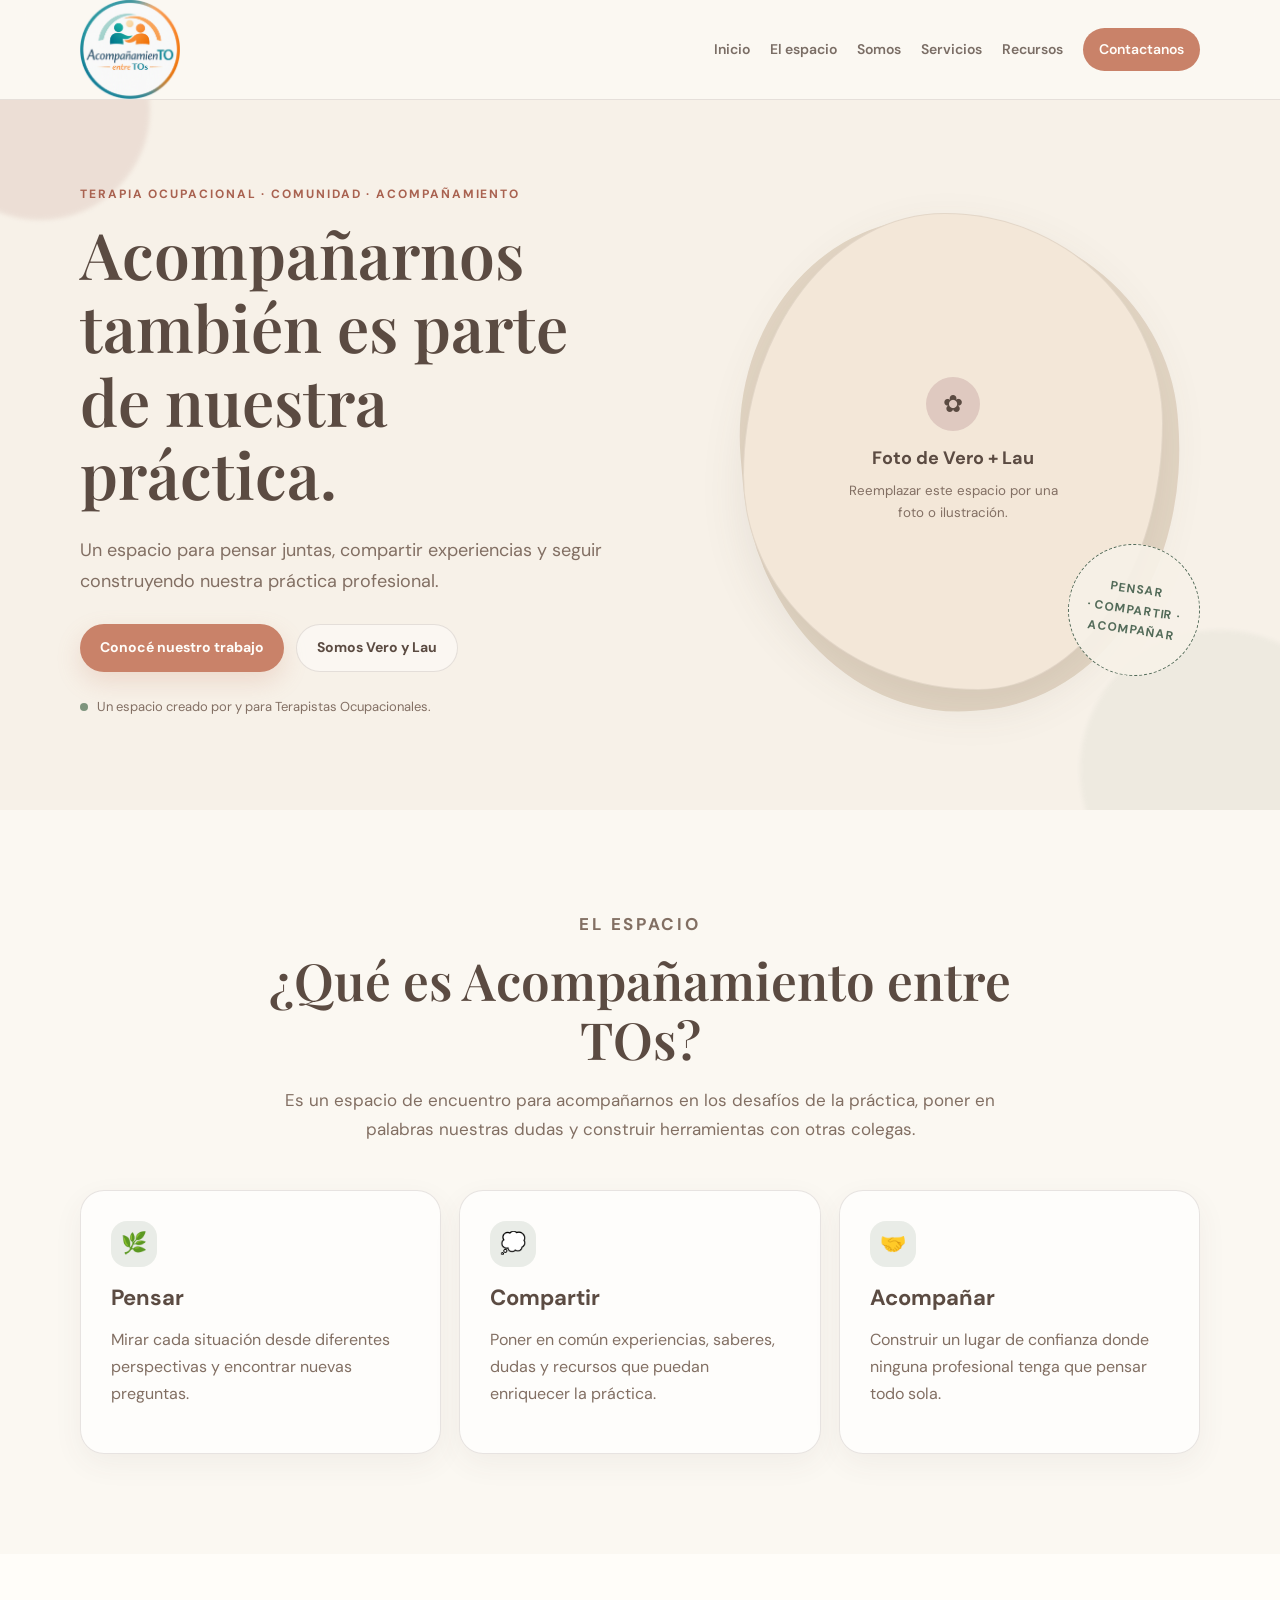
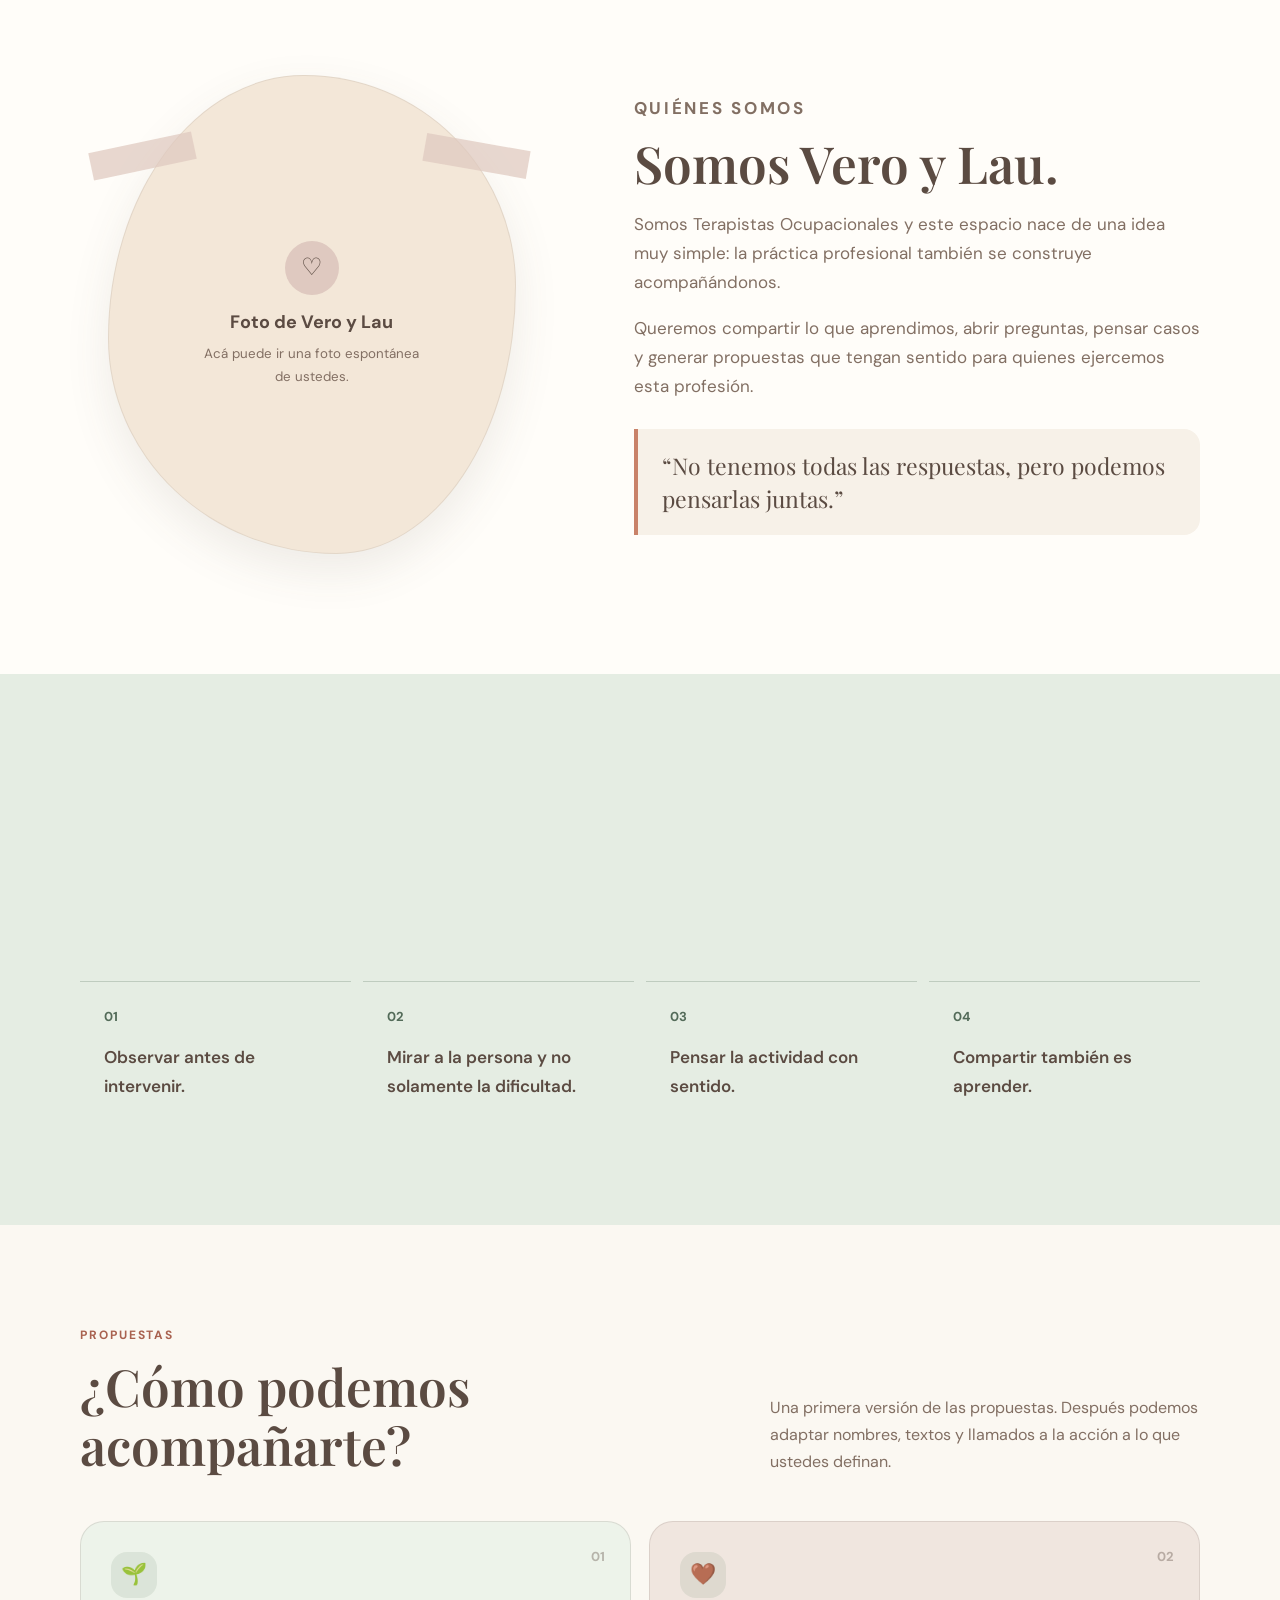
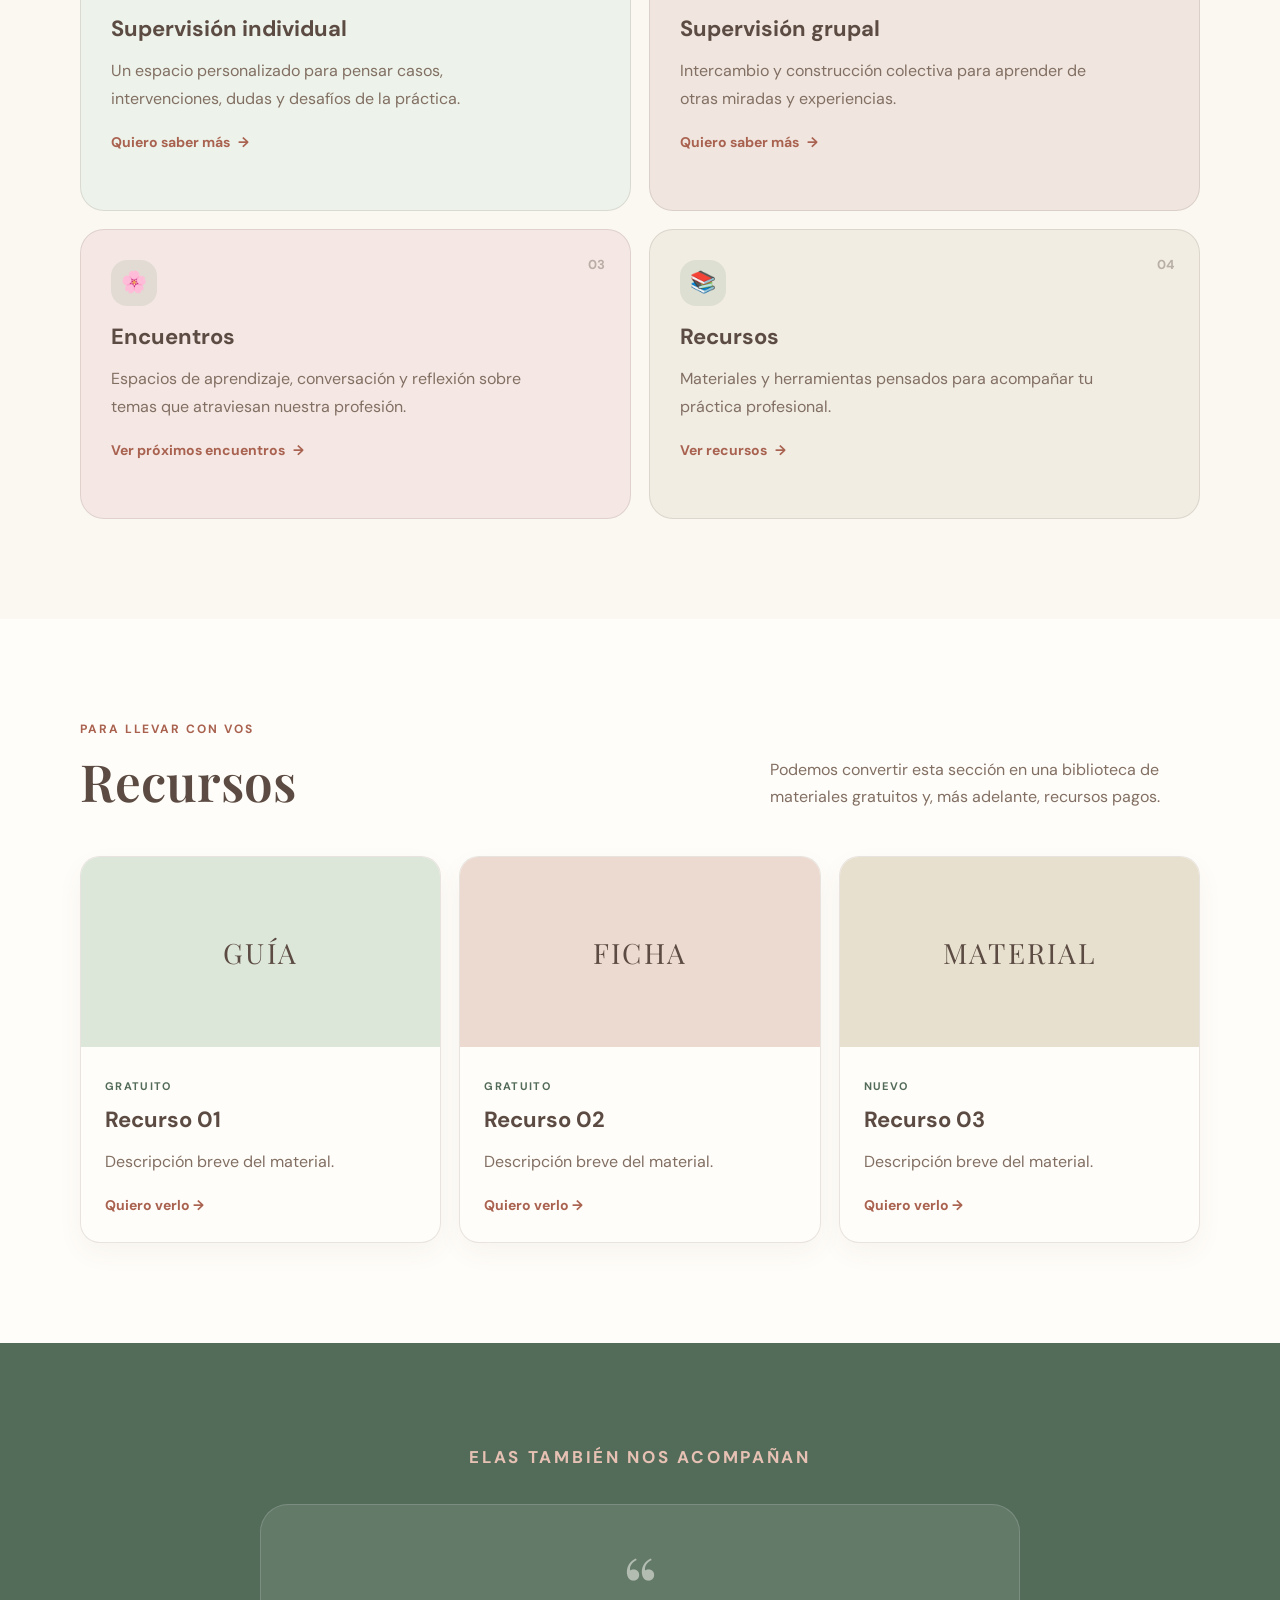
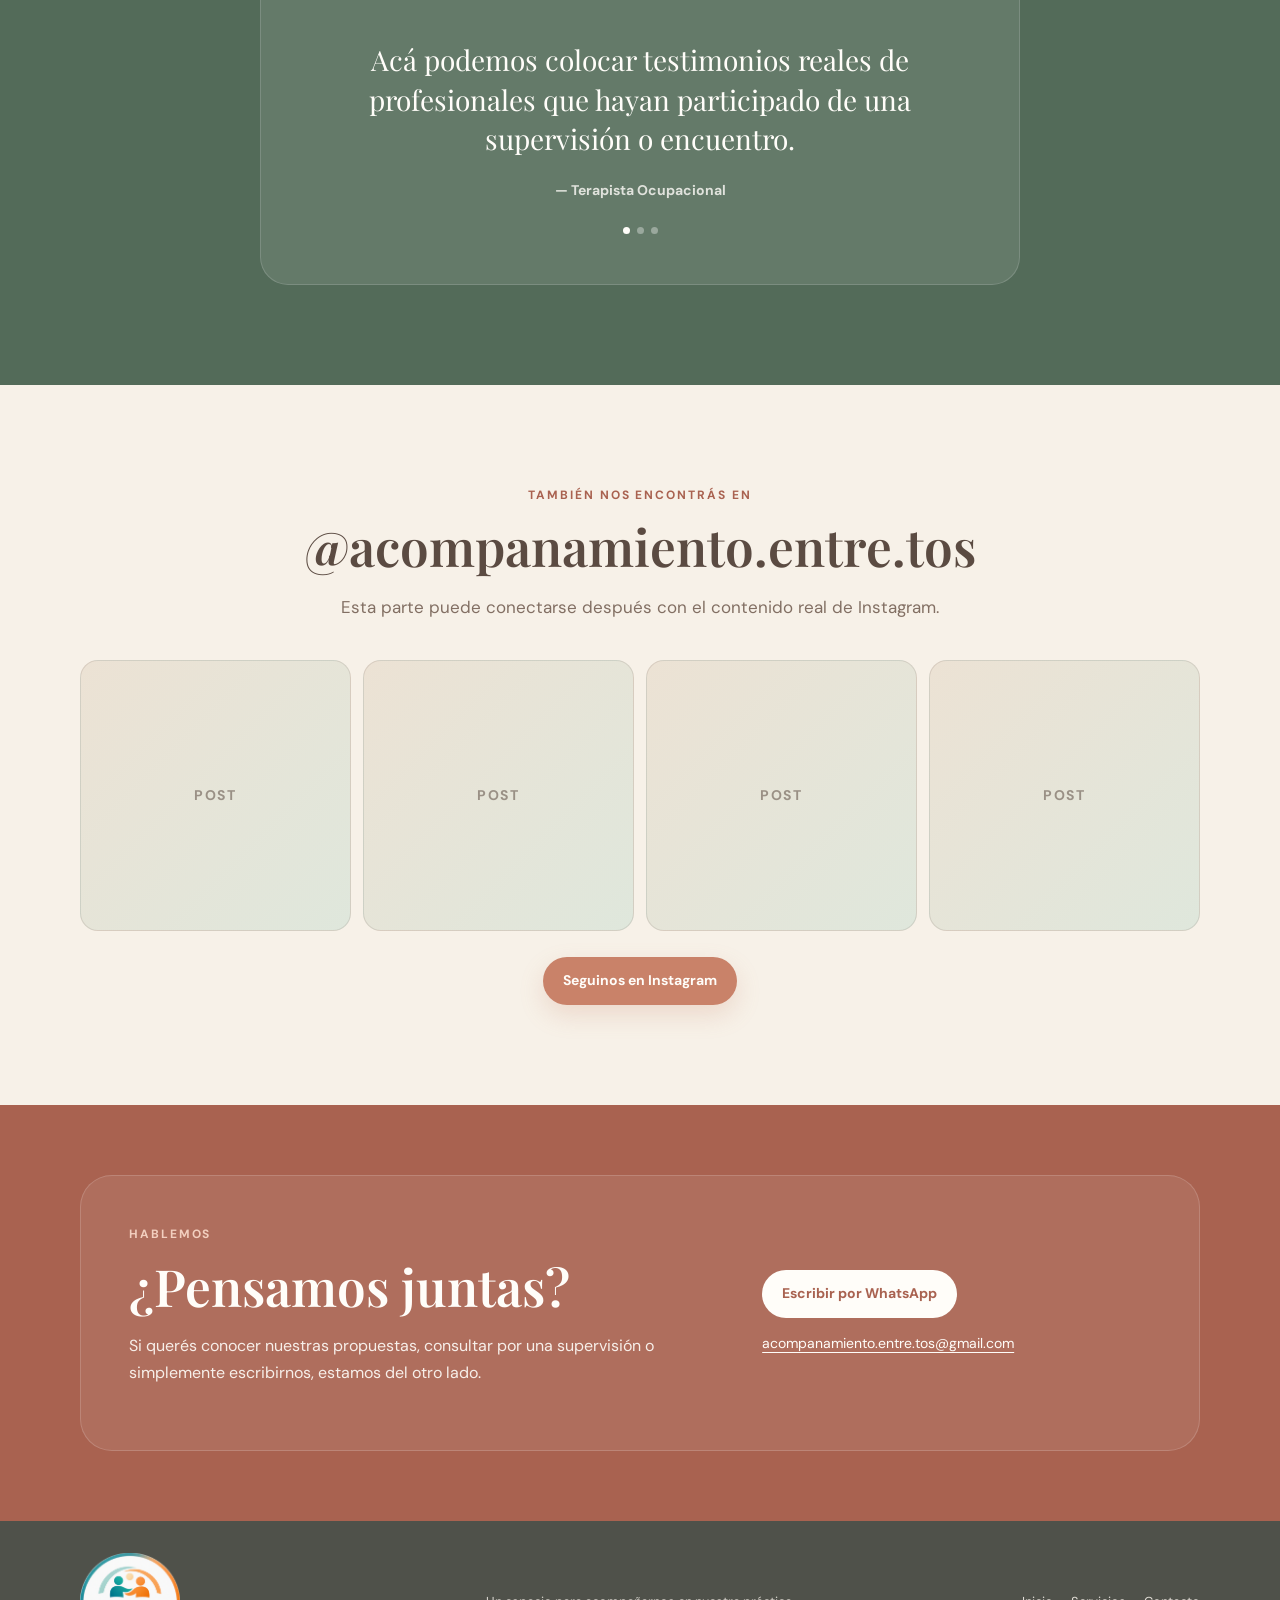
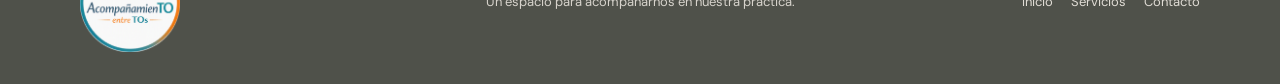
<file: index.html>
<!DOCTYPE html>
<html lang="es">
<head>
  <meta charset="UTF-8" />
  <meta name="viewport" content="width=device-width, initial-scale=1.0" />
  <meta name="description" content="Acompañamiento entre TOs — un espacio para acompañarnos, compartir y seguir construyendo nuestra práctica profesional." />
  <title>Acompañamiento entre TOs</title>
  <link rel="preconnect" href="https://fonts.googleapis.com">
  <link rel="preconnect" href="https://fonts.gstatic.com" crossorigin>
  <link href="https://fonts.googleapis.com/css2?family=DM+Sans:wght@400;500;600;700&family=Playfair+Display:wght@500;600&display=swap" rel="stylesheet">
  <link rel="stylesheet" href="styles.css" />
</head>
<body>
  <header class="site-header" id="inicio">
    <div class="container nav-wrap">
      <a class="brand" href="#inicio" aria-label="Acompañamiento entre TOs - inicio">
        <img src="images/logo.png" alt="Acompañamiento entre TOs" class="brand-logo">
      </a>

      <button class="menu-toggle" aria-label="Abrir menú" aria-expanded="false" aria-controls="main-menu">☰</button>

      <nav class="main-nav" id="main-menu">
        <a href="#inicio">Inicio</a>
        <a href="#espacio">El espacio</a>
        <a href="#somos">Somos</a>
        <a href="#servicios">Servicios</a>
        <a href="recursos.html">Recursos</a>
        <a class="nav-cta" href="#contacto">Contactanos</a>
      </nav>
    </div>
  </header>

  <main>
    <section class="hero">
      <div class="hero-shape hero-shape-one"></div>
      <div class="hero-shape hero-shape-two"></div>
      <div class="container hero-grid">
        <div class="hero-copy reveal">
          <p class="eyebrow">TERAPIA OCUPACIONAL · COMUNIDAD · ACOMPAÑAMIENTO</p>
          <h1>Acompañarnos también es parte de nuestra práctica.</h1>
          <p class="hero-text">
            Un espacio para pensar juntas, compartir experiencias y seguir construyendo nuestra práctica profesional.
          </p>
          <div class="hero-actions">
            <a class="btn btn-primary" href="#servicios">Conocé nuestro trabajo</a>
            <a class="btn btn-ghost" href="#somos">Somos Vero y Lau</a>
          </div>
          <div class="hero-note">
            <span class="dot"></span>
            <span>Un espacio creado por y para Terapistas Ocupacionales.</span>
          </div>
        </div>

        <div class="hero-art reveal delay-1" aria-label="Espacio reservado para una foto o ilustración de Vero y Lau">
          <div class="paper-backdrop"></div>
          <div class="photo-placeholder">
            <span class="photo-icon">✿</span>
            <strong>Foto de Vero + Lau</strong>
            <small>Reemplazar este espacio por una foto o ilustración.</small>
          </div>
          <div class="stamp">pensar<br>· compartir ·<br>acompañar</div>
        </div>
      </div>
    </section>

    <section class="section section-soft" id="espacio">
      <div class="container narrow center reveal">
        <p class="eyebrow">EL ESPACIO</p>
        <h2>¿Qué es Acompañamiento entre TOs?</h2>
        <p>
          Es un espacio de encuentro para acompañarnos en los desafíos de la práctica, poner en palabras nuestras dudas y construir herramientas con otras colegas.
        </p>
      </div>

      <div class="container values-grid">
        <article class="value-card reveal">
          <span class="card-icon">🌿</span>
          <h3>Pensar</h3>
          <p>Mirar cada situación desde diferentes perspectivas y encontrar nuevas preguntas.</p>
        </article>
        <article class="value-card reveal delay-1">
          <span class="card-icon">💭</span>
          <h3>Compartir</h3>
          <p>Poner en común experiencias, saberes, dudas y recursos que puedan enriquecer la práctica.</p>
        </article>
        <article class="value-card reveal delay-2">
          <span class="card-icon">🤝</span>
          <h3>Acompañar</h3>
          <p>Construir un lugar de confianza donde ninguna profesional tenga que pensar todo sola.</p>
        </article>
      </div>
    </section>

    <section class="section section-white" id="somos">
      <div class="container about-grid">
        <div class="about-photo reveal">
          <div class="tape tape-left"></div>
          <div class="tape tape-right"></div>
          <div class="photo-placeholder large">
            <span class="photo-icon">♡</span>
            <strong>Foto de Vero y Lau</strong>
            <small>Acá puede ir una foto espontánea de ustedes.</small>
          </div>
        </div>

        <div class="about-copy reveal delay-1">
          <p class="eyebrow">QUIÉNES SOMOS</p>
          <h2>Somos Vero y Lau.</h2>
          <p>
            Somos Terapistas Ocupacionales y este espacio nace de una idea muy simple: la práctica profesional también se construye acompañándonos.
          </p>
          <p>
            Queremos compartir lo que aprendimos, abrir preguntas, pensar casos y generar propuestas que tengan sentido para quienes ejercemos esta profesión.
          </p>
          <blockquote>“No tenemos todas las respuestas, pero podemos pensarlas juntas.”</blockquote>
        </div>
      </div>
    </section>

    <section class="section section-green" id="mirada">
      <div class="container center narrow reveal">
        <p class="eyebrow">NUESTRA MIRADA</p>
        <h2>Acompañar también es una forma de intervenir.</h2>
      </div>

      <div class="container principles-grid">
        <div class="principle reveal"><strong>01</strong><span>Observar antes de intervenir.</span></div>
        <div class="principle reveal delay-1"><strong>02</strong><span>Mirar a la persona y no solamente la dificultad.</span></div>
        <div class="principle reveal delay-2"><strong>03</strong><span>Pensar la actividad con sentido.</span></div>
        <div class="principle reveal delay-3"><strong>04</strong><span>Compartir también es aprender.</span></div>
      </div>
    </section>

    <section class="section section-soft" id="servicios">
      <div class="container section-heading reveal">
        <div>
          <p class="eyebrow">PROPUESTAS</p>
          <h2>¿Cómo podemos acompañarte?</h2>
        </div>
        <p class="section-intro">Una primera versión de las propuestas. Después podemos adaptar nombres, textos y llamados a la acción a lo que ustedes definan.</p>
      </div>

      <div class="container services-grid">
        <article class="service-card service-1 reveal">
          <span class="service-number">01</span>
          <span class="card-icon">🌱</span>
          <h3>Supervisión individual</h3>
          <p>Un espacio personalizado para pensar casos, intervenciones, dudas y desafíos de la práctica.</p>
          <a href="#contacto">Quiero saber más <span>→</span></a>
        </article>
        <article class="service-card service-2 reveal delay-1">
          <span class="service-number">02</span>
          <span class="card-icon">🤎</span>
          <h3>Supervisión grupal</h3>
          <p>Intercambio y construcción colectiva para aprender de otras miradas y experiencias.</p>
          <a href="#contacto">Quiero saber más <span>→</span></a>
        </article>
        <article class="service-card service-3 reveal delay-2">
          <span class="service-number">03</span>
          <span class="card-icon">🌸</span>
          <h3>Encuentros</h3>
          <p>Espacios de aprendizaje, conversación y reflexión sobre temas que atraviesan nuestra profesión.</p>
          <a href="#contacto">Ver próximos encuentros <span>→</span></a>
        </article>
        <article class="service-card service-4 reveal delay-3">
          <span class="service-number">04</span>
          <span class="card-icon">📚</span>
          <h3>Recursos</h3>
          <p>Materiales y herramientas pensados para acompañar tu práctica profesional.</p>
          <a href="#recursos">Ver recursos <span>→</span></a>
        </article>
      </div>
    </section>

    <section class="section section-white" id="recursos">
      <div class="container section-heading reveal">
        <div>
          <p class="eyebrow">PARA LLEVAR CON VOS</p>
          <h2>Recursos</h2>
        </div>
        <p class="section-intro">Podemos convertir esta sección en una biblioteca de materiales gratuitos y, más adelante, recursos pagos.</p>
      </div>

      <div class="container resources-grid">
        <article class="resource-card reveal">
          <div class="resource-cover cover-a">GUÍA</div>
          <div class="resource-body"><span>GRATUITO</span><h3>Recurso 01</h3><p>Descripción breve del material.</p><a href="#contacto">Quiero verlo →</a></div>
        </article>
        <article class="resource-card reveal delay-1">
          <div class="resource-cover cover-b">FICHA</div>
          <div class="resource-body"><span>GRATUITO</span><h3>Recurso 02</h3><p>Descripción breve del material.</p><a href="#contacto">Quiero verlo →</a></div>
        </article>
        <article class="resource-card reveal delay-2">
          <div class="resource-cover cover-c">MATERIAL</div>
          <div class="resource-body"><span>NUEVO</span><h3>Recurso 03</h3><p>Descripción breve del material.</p><a href="#contacto">Quiero verlo →</a></div>
        </article>
      </div>
    </section>

    <section class="section testimonial-section">
      <div class="container narrow center reveal">
        <p class="eyebrow">ELAS TAMBIÉN NOS ACOMPAÑAN</p>
        <div class="quote-card">
          <span class="quote-mark">“</span>
          <p>Acá podemos colocar testimonios reales de profesionales que hayan participado de una supervisión o encuentro.</p>
          <strong>— Terapista Ocupacional</strong>
          <div class="dots" aria-hidden="true"><span class="active"></span><span></span><span></span></div>
        </div>
      </div>
    </section>

    <section class="section instagram-section">
      <div class="container center reveal">
        <p class="eyebrow">TAMBIÉN NOS ENCONTRÁS EN</p>
        <h2>@acompanamiento.entre.tos</h2>
        <p>Esta parte puede conectarse después con el contenido real de Instagram.</p>
      </div>
      <div class="container instagram-grid" aria-label="Vista previa de publicaciones de Instagram">
        <div class="ig-post reveal">POST</div>
        <div class="ig-post reveal delay-1">POST</div>
        <div class="ig-post reveal delay-2">POST</div>
        <div class="ig-post reveal delay-3">POST</div>
      </div>
      <div class="center"><a class="btn btn-primary" href="#" onclick="return false;">Seguinos en Instagram</a></div>
    </section>

    <section class="contact-section" id="contacto">
      <div class="container contact-card reveal">
        <div>
          <p class="eyebrow">HABLEMOS</p>
          <h2>¿Pensamos juntas?</h2>
          <p>Si querés conocer nuestras propuestas, consultar por una supervisión o simplemente escribirnos, estamos del otro lado.</p>
        </div>
        <div class="contact-actions">
          <a class="btn btn-light" href="https://wa.me/541173731148" target="_blank" rel="noopener">Escribir por WhatsApp</a>
          <a class="text-link light-link" href="mailto:acompanamiento.entre.tos@gmail.com">acompanamiento.entre.tos@gmail.com</a>
        </div>
      </div>
    </section>
  </main>

  <footer class="site-footer">
    <div class="container footer-wrap">
      <div class="brand footer-brand">
        <img src="images/logo.png" alt="Acompañamiento entre TOs" class="brand-logo">
      </div>
      <p>Un espacio para acompañarnos en nuestra práctica.</p>
      <div class="footer-links">
        <a href="#inicio">Inicio</a>
        <a href="#servicios">Servicios</a>
        <a href="#contacto">Contacto</a>
      </div>
    </div>
  </footer>

  <script src="script.js"></script>
</body>
</html>
</file>
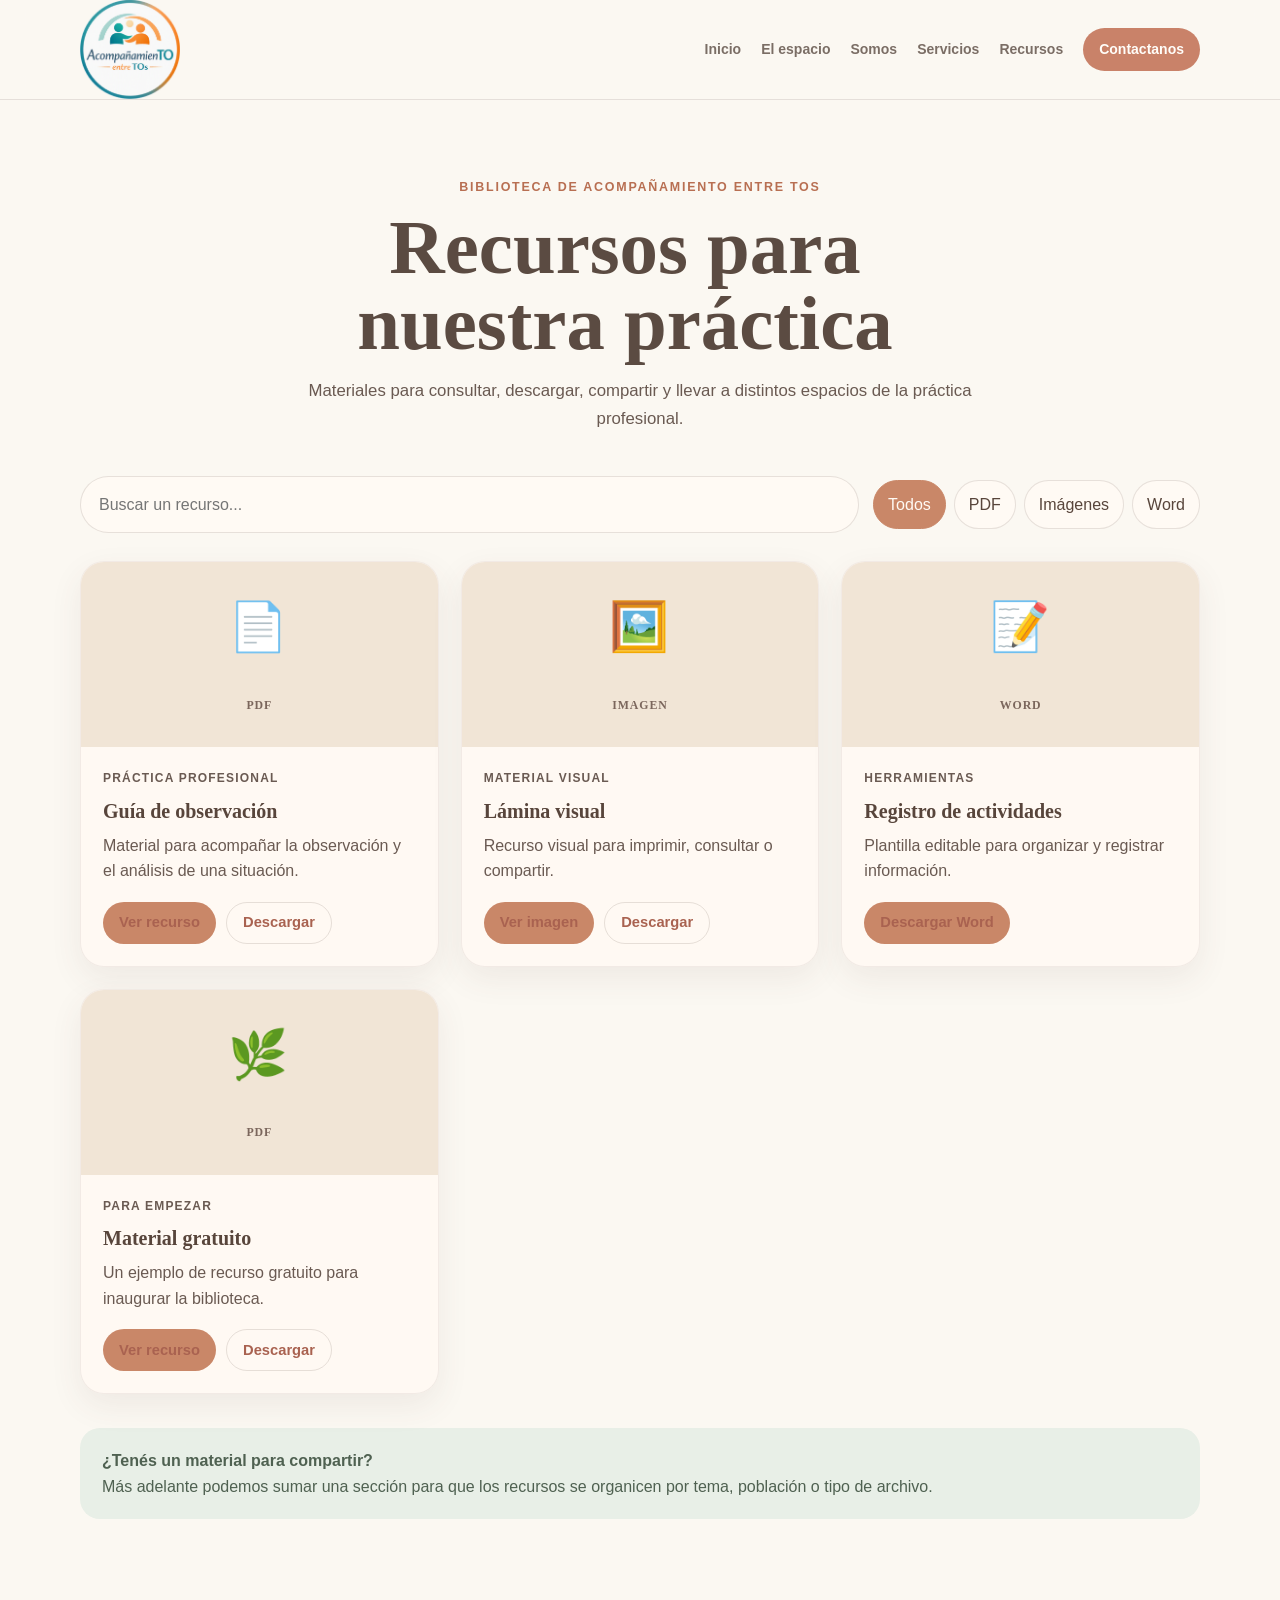
<file: recursos.html>
<!DOCTYPE html>
<html lang="es">
<head>
  <meta charset="UTF-8">
  <meta name="viewport" content="width=device-width, initial-scale=1.0">
  <meta name="description" content="Recursos para Terapistas Ocupacionales - Acompañamiento entre TOs">
  <title>Recursos | Acompañamiento entre TOs</title>
  <link rel="stylesheet" href="styles.css">

  <style>
    .resources-page { padding: 72px 0 96px; }
    .resources-hero { max-width: 760px; margin: 0 auto 42px; text-align: center; }
    .resources-eyebrow { display:inline-block; margin-bottom:12px; font-size:.78rem; font-weight:700; letter-spacing:.14em; text-transform:uppercase; color:#b86f52; }
    .resources-hero h1 { margin:0 0 16px; font-size:clamp(2.5rem,6vw,4.8rem); line-height:.98; }
    .resources-hero p { max-width:680px; margin:0 auto; color:#6a5a52; font-size:1.05rem; line-height:1.7; }
    .resources-tools { display:flex; gap:14px; align-items:center; justify-content:space-between; flex-wrap:wrap; margin-bottom:28px; }
    .resources-search { flex:1 1 280px; min-width:240px; padding:14px 18px; border:1px solid rgba(88,69,59,.14); border-radius:999px; background:#fffaf4; color:#58453b; outline:none; font:inherit; box-sizing:border-box; }
    .resources-search:focus { border-color:#c98768; box-shadow:0 0 0 4px rgba(201,135,104,.12); }
    .resource-filters { display:flex; gap:8px; flex-wrap:wrap; }
    .resource-filter { border:1px solid rgba(88,69,59,.14); background:#fffaf4; color:#58453b; border-radius:999px; padding:10px 14px; cursor:pointer; font:inherit; transition:.2s ease; }
    .resource-filter:hover, .resource-filter.active { background:#c98768; border-color:#c98768; color:#fffaf4; }
    .resources-grid { display:grid; grid-template-columns:repeat(3,minmax(0,1fr)); gap:22px; }
    .resource-card { display:flex; flex-direction:column; overflow:hidden; border:1px solid rgba(88,69,59,.08); border-radius:24px; background:rgba(255,250,244,.86); box-shadow:0 12px 32px rgba(88,69,59,.08); }
    .resource-cover { min-height:150px; display:grid; place-items:center; padding:24px; background:#f1e5d6; color:#7b665c; text-align:center; }
    .resource-icon { font-size:3rem; margin-bottom:8px; }
    .resource-type { display:inline-block; margin-top:4px; font-size:.74rem; font-weight:700; letter-spacing:.08em; text-transform:uppercase; }
    .resource-body { display:flex; flex-direction:column; gap:10px; padding:22px; flex:1; }
    .resource-category { margin:0; color:#b86f52; font-size:.75rem; font-weight:700; letter-spacing:.1em; text-transform:uppercase; }
    .resource-card h2 { margin:0; color:#58453b; font-size:1.25rem; line-height:1.2; }
    .resource-card p { margin:0; color:#6a5a52; line-height:1.6; }
    .resource-actions { display:flex; gap:10px; flex-wrap:wrap; margin-top:auto; padding-top:8px; }
    .resource-actions a { display:inline-flex; align-items:center; justify-content:center; min-height:42px; padding:0 16px; border-radius:999px; text-decoration:none; font-weight:700; font-size:.92rem; }
    .resource-primary { background:#c98768; color:#fffaf4; }
    .resource-secondary { background:transparent; color:#58453b; border:1px solid rgba(88,69,59,.15); }
    .resource-empty { display:none; padding:38px 20px; text-align:center; color:#6a5a52; }
    .resources-note { margin-top:34px; padding:20px 22px; border-radius:20px; background:#e8efe7; color:#4f6151; line-height:1.6; }
    @media (max-width:980px) { .resources-grid { grid-template-columns:repeat(2,minmax(0,1fr)); } }
    @media (max-width:680px) { .resources-page { padding:48px 0 70px; } .resources-grid { grid-template-columns:1fr; } .resources-tools { align-items:stretch; } .resources-search { width:100%; } .resource-filters { width:100%; } }
  </style>
</head>
<body>
  <header class="site-header" id="inicio">
    <div class="container nav-wrap">
      <a class="brand" href="index.html" aria-label="Acompañamiento entre TOs - inicio">
        <img src="images/logo.png" alt="Acompañamiento entre TOs" class="brand-logo">
      </a>

      <button class="menu-toggle" aria-label="Abrir menú" aria-expanded="false" aria-controls="main-menu">☰</button>

      <nav class="main-nav" id="main-menu">
        <a href="index.html#inicio">Inicio</a>
        <a href="index.html#espacio">El espacio</a>
        <a href="index.html#somos">Somos</a>
        <a href="index.html#servicios">Servicios</a>
        <a href="recursos.html" aria-current="page">Recursos</a>
        <a href="index.html#contacto" class="nav-cta">Contactanos</a>
      </nav>
    </div>
  </header>

  <main class="resources-page">
    <div class="container">
      <section class="resources-hero">
        <span class="resources-eyebrow">Biblioteca de Acompañamiento entre TOs</span>
        <h1>Recursos para nuestra práctica</h1>
        <p>Materiales para consultar, descargar, compartir y llevar a distintos espacios de la práctica profesional.</p>
      </section>

      <section aria-label="Buscador y filtros de recursos">
        <div class="resources-tools">
          <input id="resource-search" class="resources-search" type="search" placeholder="Buscar un recurso..." aria-label="Buscar un recurso">
          <div class="resource-filters" role="group" aria-label="Filtrar recursos por tipo">
            <button class="resource-filter active" type="button" data-filter="todos">Todos</button>
            <button class="resource-filter" type="button" data-filter="pdf">PDF</button>
            <button class="resource-filter" type="button" data-filter="imagen">Imágenes</button>
            <button class="resource-filter" type="button" data-filter="word">Word</button>
          </div>
        </div>
      </section>

      <section class="resources-grid" id="resources-grid" aria-live="polite">
        <article class="resource-card" data-title="Guía de observación" data-type="pdf">
          <div class="resource-cover"><div><div class="resource-icon">📄</div><div class="resource-type">PDF</div></div></div>
          <div class="resource-body">
            <p class="resource-category">Práctica profesional</p>
            <h2>Guía de observación</h2>
            <p>Material para acompañar la observación y el análisis de una situación.</p>
            <div class="resource-actions">
              <a class="resource-primary" href="recursos/guia-observacion.pdf" target="_blank" rel="noopener">Ver recurso</a>
              <a class="resource-secondary" href="recursos/guia-observacion.pdf" download>Descargar</a>
            </div>
          </div>
        </article>

        <article class="resource-card" data-title="Lámina visual" data-type="imagen">
          <div class="resource-cover"><div><div class="resource-icon">🖼️</div><div class="resource-type">Imagen</div></div></div>
          <div class="resource-body">
            <p class="resource-category">Material visual</p>
            <h2>Lámina visual</h2>
            <p>Recurso visual para imprimir, consultar o compartir.</p>
            <div class="resource-actions">
              <a class="resource-primary" href="recursos/lamina-visual.png" target="_blank" rel="noopener">Ver imagen</a>
              <a class="resource-secondary" href="recursos/lamina-visual.png" download>Descargar</a>
            </div>
          </div>
        </article>

        <article class="resource-card" data-title="Registro de actividades" data-type="word">
          <div class="resource-cover"><div><div class="resource-icon">📝</div><div class="resource-type">Word</div></div></div>
          <div class="resource-body">
            <p class="resource-category">Herramientas</p>
            <h2>Registro de actividades</h2>
            <p>Plantilla editable para organizar y registrar información.</p>
            <div class="resource-actions">
              <a class="resource-primary" href="recursos/registro-actividades.docx" download>Descargar Word</a>
            </div>
          </div>
        </article>

        <article class="resource-card" data-title="Material gratuito para comenzar" data-type="pdf">
          <div class="resource-cover"><div><div class="resource-icon">🌿</div><div class="resource-type">PDF</div></div></div>
          <div class="resource-body">
            <p class="resource-category">Para empezar</p>
            <h2>Material gratuito</h2>
            <p>Un ejemplo de recurso gratuito para inaugurar la biblioteca.</p>
            <div class="resource-actions">
              <a class="resource-primary" href="recursos/material-gratuito.pdf" target="_blank" rel="noopener">Ver recurso</a>
              <a class="resource-secondary" href="recursos/material-gratuito.pdf" download>Descargar</a>
            </div>
          </div>
        </article>
      </section>

      <div class="resource-empty" id="resource-empty">No encontramos recursos que coincidan con tu búsqueda.</div>

      <div class="resources-note">
        <strong>¿Tenés un material para compartir?</strong><br>
        Más adelante podemos sumar una sección para que los recursos se organicen por tema, población o tipo de archivo.
      </div>
    </div>
  </main>

  <script src="script.js"></script>
  <script>
    const searchInput = document.getElementById('resource-search');
    const filterButtons = document.querySelectorAll('.resource-filter');
    const cards = [...document.querySelectorAll('.resource-card')];
    const emptyState = document.getElementById('resource-empty');
    let activeFilter = 'todos';

    function applyResourceFilters() {
      const query = searchInput.value.trim().toLowerCase();
      let visibleCount = 0;

      cards.forEach((card) => {
        const title = (card.dataset.title || '').toLowerCase();
        const type = (card.dataset.type || '').toLowerCase();
        const visible = title.includes(query) && (activeFilter === 'todos' || type === activeFilter);
        card.style.display = visible ? 'flex' : 'none';
        if (visible) visibleCount++;
      });

      emptyState.style.display = visibleCount === 0 ? 'block' : 'none';
    }

    searchInput.addEventListener('input', applyResourceFilters);
    filterButtons.forEach((button) => {
      button.addEventListener('click', () => {
        activeFilter = button.dataset.filter;
        filterButtons.forEach((item) => item.classList.toggle('active', item === button));
        applyResourceFilters();
      });
    });
  </script>
</body>
</html>
</file>
<file: styles.css>
:root {
  /* Reemplazar estos valores por los HEX exactos de sus publicaciones cuando me los pasen. */
  --cream: #f7f1e8;
  --cream-2: #fbf8f2;
  --green: #7e947d;
  --green-dark: #536b59;
  --terracotta: #c98269;
  --terracotta-dark: #a96250;
  --brown: #5b4b42;
  --brown-soft: #826f63;
  --pink: #dfc9c0;
  --white: #fffdf9;
  --line: rgba(91, 75, 66, .14);
  --shadow: 0 18px 45px rgba(91, 75, 66, .10);
  --radius: 24px;
  --font-body: "DM Sans", sans-serif;
  --font-display: "Playfair Display", serif;
}

* { box-sizing: border-box; }
html { scroll-behavior: smooth; }
body {
  margin: 0;
  background: var(--cream-2);
  color: var(--brown);
  font-family: var(--font-body);
  line-height: 1.7;
}
img { max-width: 100%; display: block; }
a { color: inherit; text-decoration: none; }
button, a { -webkit-tap-highlight-color: transparent; }

.container { width: min(1120px, calc(100% - 40px)); margin: 0 auto; }
.narrow { max-width: 760px; }
.center { text-align: center; }

.site-header {
  position: sticky;
  top: 0;
  z-index: 50;
  background: rgba(251, 248, 242, .92);
  border-bottom: 1px solid var(--line);
  backdrop-filter: blur(12px);
}
.nav-wrap { min-height: 82px; display: flex; align-items: center; justify-content: space-between; gap: 30px; }
.brand { display: inline-flex; align-items: center; gap: 10px; font-size: 14px; line-height: 1.1; letter-spacing: .02em; }
.brand strong { font-size: 17px; }
.brand-mark { width: 34px; height: 34px; display: grid; place-items: center; background: var(--green); border-radius: 50%; font-size: 17px; }
.main-nav { display: flex; align-items: center; gap: 20px; font-size: 14px; font-weight: 600; }
.main-nav a:not(.nav-cta) { opacity: .8; }
.main-nav a:not(.nav-cta):hover { opacity: 1; color: var(--green-dark); }
.nav-cta { background: var(--terracotta); color: var(--white); padding: 10px 16px; border-radius: 999px; }
.menu-toggle { display: none; border: 0; background: transparent; font-size: 26px; color: var(--brown); cursor: pointer; }

.hero { position: relative; overflow: hidden; padding: 84px 0 92px; background: var(--cream); }
.hero-grid { display: grid; grid-template-columns: 1.06fr .94fr; align-items: center; gap: 70px; position: relative; z-index: 2; }
.eyebrow { margin: 0 0 12px; color: var(--terracotta-dark); font-size: 12px; font-weight: 700; letter-spacing: .16em; }
h1, h2, h3 { margin: 0; line-height: 1.15; }
h1, h2 { font-family: var(--font-display); font-weight: 600; }
h1 { font-size: clamp(44px, 5vw, 72px); max-width: 730px; }
h2 { font-size: clamp(36px, 4vw, 54px); }
h3 { font-size: 22px; }
.hero-text { margin: 24px 0 28px; max-width: 620px; font-size: 18px; color: var(--brown-soft); }
.hero-actions { display: flex; flex-wrap: wrap; gap: 12px; }
.btn { display: inline-flex; align-items: center; justify-content: center; min-height: 48px; padding: 0 20px; border-radius: 999px; font-weight: 700; font-size: 14px; transition: transform .2s ease, box-shadow .2s ease, background .2s ease; }
.btn:hover { transform: translateY(-2px); }
.btn-primary { background: var(--terracotta); color: var(--white); box-shadow: 0 10px 25px rgba(201, 130, 105, .22); }
.btn-primary:hover { background: var(--terracotta-dark); }
.btn-ghost { border: 1px solid var(--line); background: rgba(255,255,255,.45); }
.hero-note { display: flex; align-items: center; gap: 9px; margin-top: 24px; font-size: 13px; color: var(--brown-soft); }
.dot { width: 8px; height: 8px; border-radius: 50%; background: var(--green); }

.hero-art { position: relative; min-height: 520px; display: grid; place-items: center; }
.paper-backdrop { position: absolute; inset: 25px 20px 0 35px; border-radius: 45% 55% 50% 48% / 45% 44% 55% 50%; background: #e3d6c4; transform: rotate(-5deg); }
.photo-placeholder { position: relative; width: min(88%, 420px); aspect-ratio: .88; background: #f3e7d8; border: 1px solid rgba(91,75,66,.10); border-radius: 48% 52% 44% 56% / 55% 44% 56% 45%; box-shadow: var(--shadow); display: flex; flex-direction: column; justify-content: center; align-items: center; text-align: center; padding: 35px; }
.photo-placeholder strong { font-size: 18px; margin-top: 12px; }
.photo-placeholder small { margin-top: 6px; max-width: 220px; color: var(--brown-soft); }
.photo-icon { display: grid; place-items: center; width: 54px; height: 54px; border-radius: 50%; background: var(--pink); font-size: 24px; }
.stamp { position: absolute; right: 0; bottom: 35px; width: 132px; height: 132px; display: grid; place-items: center; text-align: center; border: 1px dashed var(--green-dark); color: var(--green-dark); background: rgba(247,241,232,.92); border-radius: 50%; font-size: 12px; font-weight: 700; text-transform: uppercase; letter-spacing: .08em; transform: rotate(8deg); }
.hero-shape { position: absolute; border-radius: 50%; opacity: .45; filter: blur(2px); }
.hero-shape-one { width: 220px; height: 220px; background: var(--pink); top: -100px; left: -70px; }
.hero-shape-two { width: 280px; height: 280px; background: rgba(126,148,125,.16); bottom: -100px; right: -80px; }

.section { padding: 100px 0; }
.section-soft { background: var(--cream-2); }
.section-white { background: var(--white); }
.section-green { background: #e5ede3; }
.section h2 + p, .narrow > p { color: var(--brown-soft); font-size: 17px; }
.values-grid { display: grid; grid-template-columns: repeat(3, 1fr); gap: 18px; margin-top: 46px; }
.value-card { padding: 30px; background: rgba(255,255,255,.68); border: 1px solid var(--line); border-radius: var(--radius); box-shadow: 0 10px 30px rgba(91,75,66,.06); }
.value-card p, .service-card p, .resource-body p { color: var(--brown-soft); }
.card-icon { display: inline-grid; place-items: center; width: 46px; height: 46px; border-radius: 16px; background: rgba(126,148,125,.16); margin-bottom: 18px; font-size: 21px; }

.about-grid { display: grid; grid-template-columns: .9fr 1.1fr; gap: 90px; align-items: center; }
.about-photo { position: relative; min-height: 520px; display: grid; place-items: center; }
.photo-placeholder.large { width: min(88%, 430px); aspect-ratio: .85; }
.tape { position: absolute; width: 105px; height: 28px; background: rgba(223,201,192,.72); top: 88px; z-index: 3; }
.tape-left { left: 10px; transform: rotate(-12deg); }
.tape-right { right: 15px; transform: rotate(10deg); }
.about-copy p { font-size: 17px; color: var(--brown-soft); }
blockquote { margin: 28px 0 0; padding: 20px 24px; background: var(--cream); border-left: 4px solid var(--terracotta); border-radius: 0 16px 16px 0; font-family: var(--font-display); font-size: 23px; line-height: 1.45; }

.principles-grid { display: grid; grid-template-columns: repeat(4, 1fr); gap: 12px; margin-top: 48px; }
.principle { display: flex; flex-direction: column; gap: 15px; padding: 24px; border-top: 1px solid rgba(83,107,89,.26); }
.principle strong { color: var(--green-dark); font-size: 13px; }
.principle span { font-size: 17px; font-weight: 600; }

.section-heading { display: flex; justify-content: space-between; align-items: end; gap: 50px; margin-bottom: 46px; }
.section-intro { max-width: 430px; margin: 0; color: var(--brown-soft); }
.services-grid { display: grid; grid-template-columns: repeat(2, 1fr); gap: 18px; }
.service-card { position: relative; padding: 30px; min-height: 290px; border-radius: var(--radius); border: 1px solid var(--line); overflow: hidden; transition: transform .2s ease, box-shadow .2s ease; }
.service-card:hover { transform: translateY(-4px); box-shadow: var(--shadow); }
.service-1 { background: #edf3ea; }
.service-2 { background: #f0e6df; }
.service-3 { background: #f5e8e4; }
.service-4 { background: #f1ede3; }
.service-number { position: absolute; top: 24px; right: 25px; color: rgba(91,75,66,.38); font-size: 13px; font-weight: 700; }
.service-card p { max-width: 440px; }
.service-card a, .resource-body a { font-weight: 700; font-size: 14px; color: var(--terracotta-dark); }
.service-card a span { margin-left: 5px; }

.resources-grid { display: grid; grid-template-columns: repeat(3, 1fr); gap: 18px; }
.resource-card { background: var(--white); border: 1px solid var(--line); border-radius: 20px; overflow: hidden; box-shadow: 0 10px 26px rgba(91,75,66,.05); }
.resource-cover { min-height: 190px; display: grid; place-items: center; font-family: var(--font-display); font-size: 28px; letter-spacing: .08em; }
.cover-a { background: #dce6d9; }
.cover-b { background: #ecd9cf; }
.cover-c { background: #e8e0cf; }
.resource-body { padding: 24px; }
.resource-body > span { font-size: 11px; font-weight: 700; color: var(--green-dark); letter-spacing: .12em; }
.resource-body h3 { margin-top: 8px; }
.resource-body p { margin-bottom: 16px; }

.testimonial-section { background: var(--green-dark); color: var(--white); }
.testimonial-section .eyebrow { color: #e7c2b4; }
.quote-card { position: relative; max-width: 760px; margin: 32px auto 0; padding: 50px 58px; background: rgba(255,255,255,.10); border: 1px solid rgba(255,255,255,.15); border-radius: 28px; }
.quote-mark { font-family: var(--font-display); font-size: 88px; line-height: .7; opacity: .5; }
.quote-card p { font-family: var(--font-display); font-size: 28px; line-height: 1.4; margin: 10px 0 18px; }
.quote-card strong { font-size: 14px; opacity: .8; }
.dots { display: flex; justify-content: center; gap: 7px; margin-top: 24px; }
.dots span { width: 7px; height: 7px; border-radius: 50%; background: rgba(255,255,255,.35); }
.dots .active { background: var(--white); }

.instagram-section { background: var(--cream); }
.instagram-grid { display: grid; grid-template-columns: repeat(4, 1fr); gap: 12px; margin: 38px auto 26px; }
.ig-post { aspect-ratio: 1; border-radius: 18px; border: 1px solid var(--line); background: linear-gradient(135deg, #ece2d4, #dfe7dc); display: grid; place-items: center; color: rgba(91,75,66,.55); font-size: 14px; font-weight: 700; letter-spacing: .12em; }

.contact-section { padding: 70px 0; background: var(--terracotta-dark); }
.contact-card { display: grid; grid-template-columns: 1.2fr .8fr; align-items: center; gap: 50px; padding: 48px; background: rgba(255,255,255,.08); border: 1px solid rgba(255,255,255,.16); border-radius: 32px; color: var(--white); }
.contact-card .eyebrow { color: #f2cfbf; }
.contact-card p:not(.eyebrow) { opacity: .9; max-width: 600px; }
.contact-actions { display: flex; flex-direction: column; gap: 14px; align-items: flex-start; }
.btn-light { background: var(--white); color: var(--terracotta-dark); }
.light-link { font-size: 14px; text-decoration: underline; text-underline-offset: 4px; }

.site-footer { background: #4f514a; color: #f5f0e9; padding: 32px 0; }
.footer-wrap { display: grid; grid-template-columns: 1fr 1fr 1fr; align-items: center; gap: 20px; }
.footer-brand .brand-mark { background: rgba(255,255,255,.13); }
.footer-wrap > p { margin: 0; text-align: center; font-size: 13px; opacity: .82; }
.footer-links { display: flex; justify-content: flex-end; gap: 18px; font-size: 13px; opacity: .88; }

.reveal { opacity: 0; transform: translateY(18px); transition: opacity .7s ease, transform .7s ease; }
.reveal.is-visible { opacity: 1; transform: translateY(0); }
.delay-1 { transition-delay: .08s; }
.delay-2 { transition-delay: .16s; }
.delay-3 { transition-delay: .24s; }

@media (max-width: 900px) {
  .main-nav { position: absolute; top: calc(100% + 1px); left: 0; right: 0; display: none; flex-direction: column; align-items: stretch; padding: 18px 20px 24px; background: rgba(251,248,242,.98); border-bottom: 1px solid var(--line); }
  .main-nav.open { display: flex; }
  .menu-toggle { display: block; }
  .hero-grid, .about-grid, .contact-card { grid-template-columns: 1fr; }
  .hero-art { min-height: 430px; }
  .values-grid, .principles-grid { grid-template-columns: 1fr 1fr; }
  .resources-grid { grid-template-columns: 1fr 1fr; }
  .instagram-grid { grid-template-columns: repeat(2, 1fr); }
  .footer-wrap { grid-template-columns: 1fr; text-align: center; }
  .footer-links { justify-content: center; }
}

@media (max-width: 650px) {
  .container { width: min(100% - 28px, 1120px); }
  .nav-wrap { min-height: 72px; }
  .brand { font-size: 12px; }
  .brand strong { font-size: 15px; }
  .hero { padding: 64px 0 70px; }
  h1 { font-size: clamp(40px, 12vw, 60px); }
  h2 { font-size: 38px; }
  .hero-text { font-size: 16px; }
  .hero-art { min-height: 360px; margin-top: 8px; }
  .stamp { width: 105px; height: 105px; font-size: 10px; right: 0; bottom: 14px; }
  .section { padding: 72px 0; }
  .values-grid, .services-grid, .resources-grid, .principles-grid { grid-template-columns: 1fr; }
  .section-heading { display: block; margin-bottom: 34px; }
  .section-intro { margin-top: 16px; }
  .about-grid { gap: 45px; }
  .about-photo { min-height: 410px; }
  .quote-card { padding: 36px 24px; }
  .quote-card p { font-size: 23px; }
  .contact-card { padding: 34px 26px; }
  .contact-actions { align-items: stretch; }
}
.brand {
  display: flex;
  align-items: center;
}
.brand-logo {
  width: 100px; /* ajustá este valor según tu diseño */
  height: auto;
  display: block;
}
</file>
